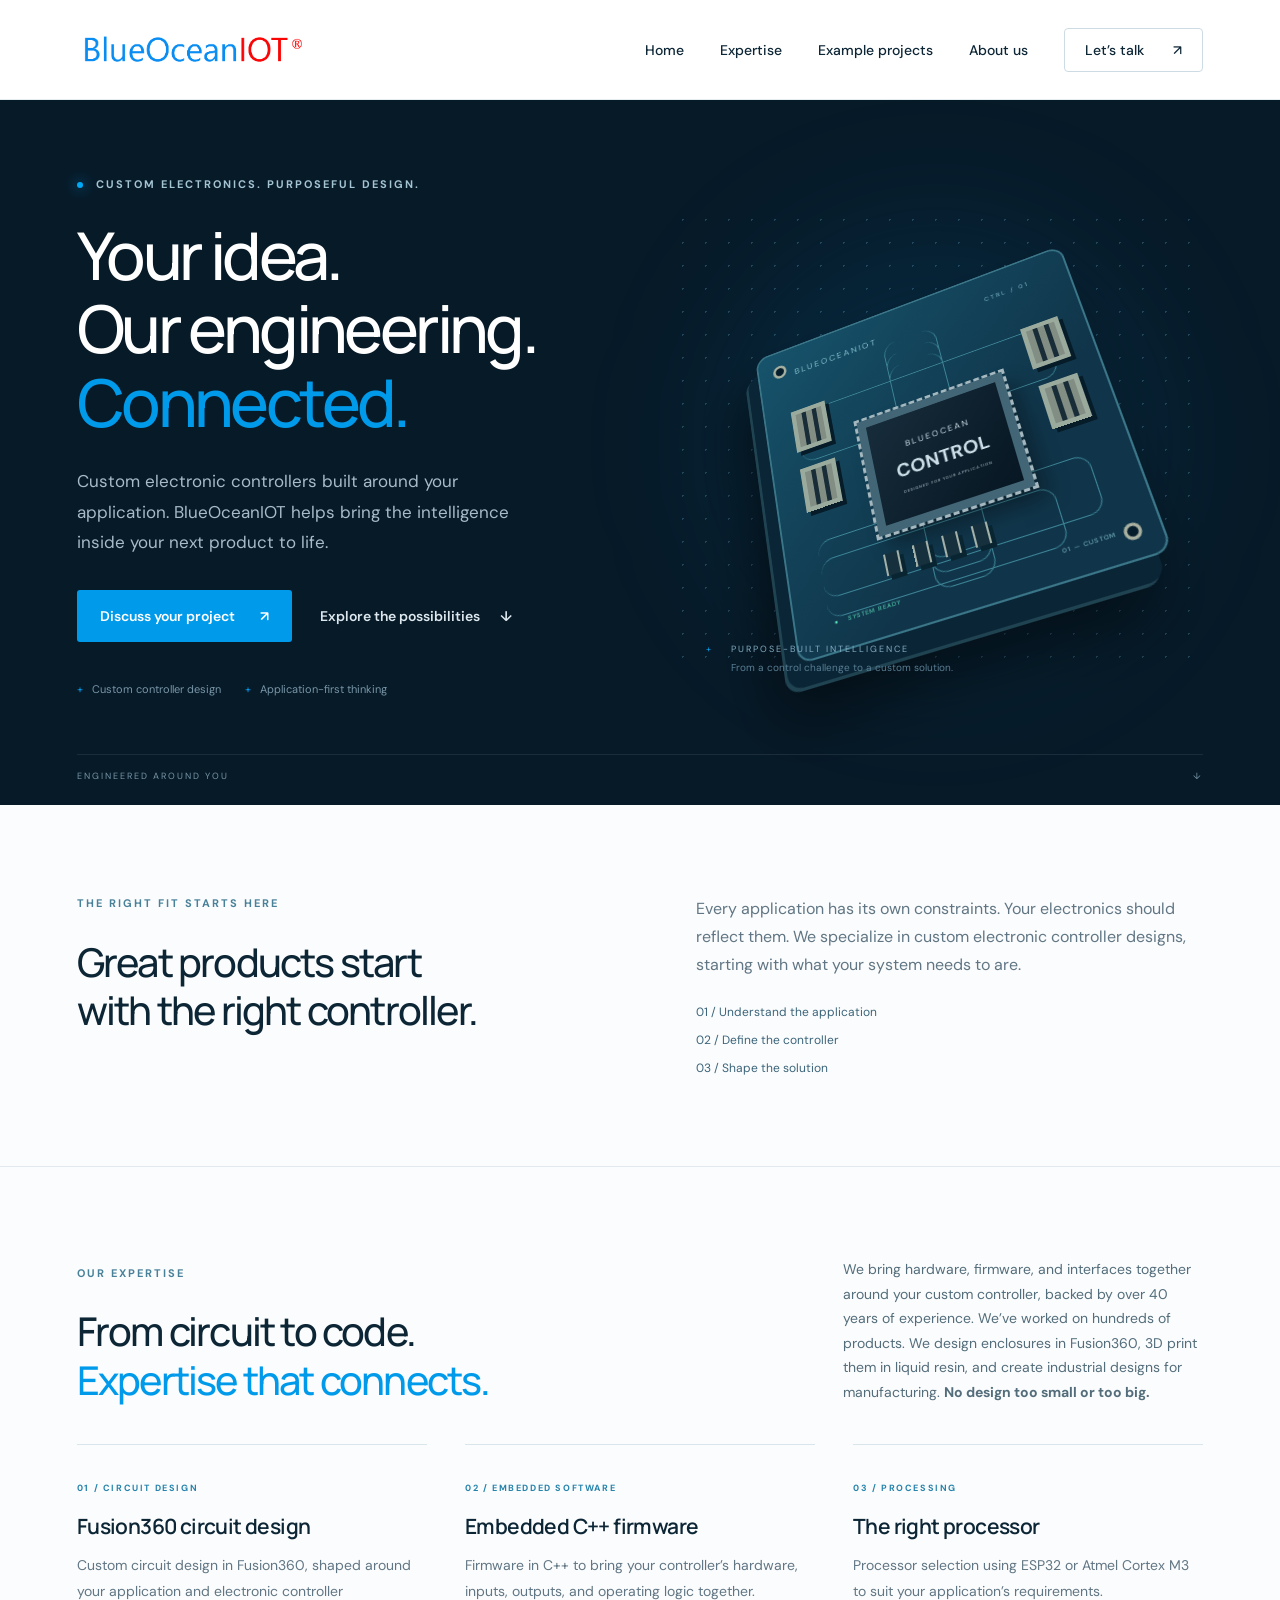
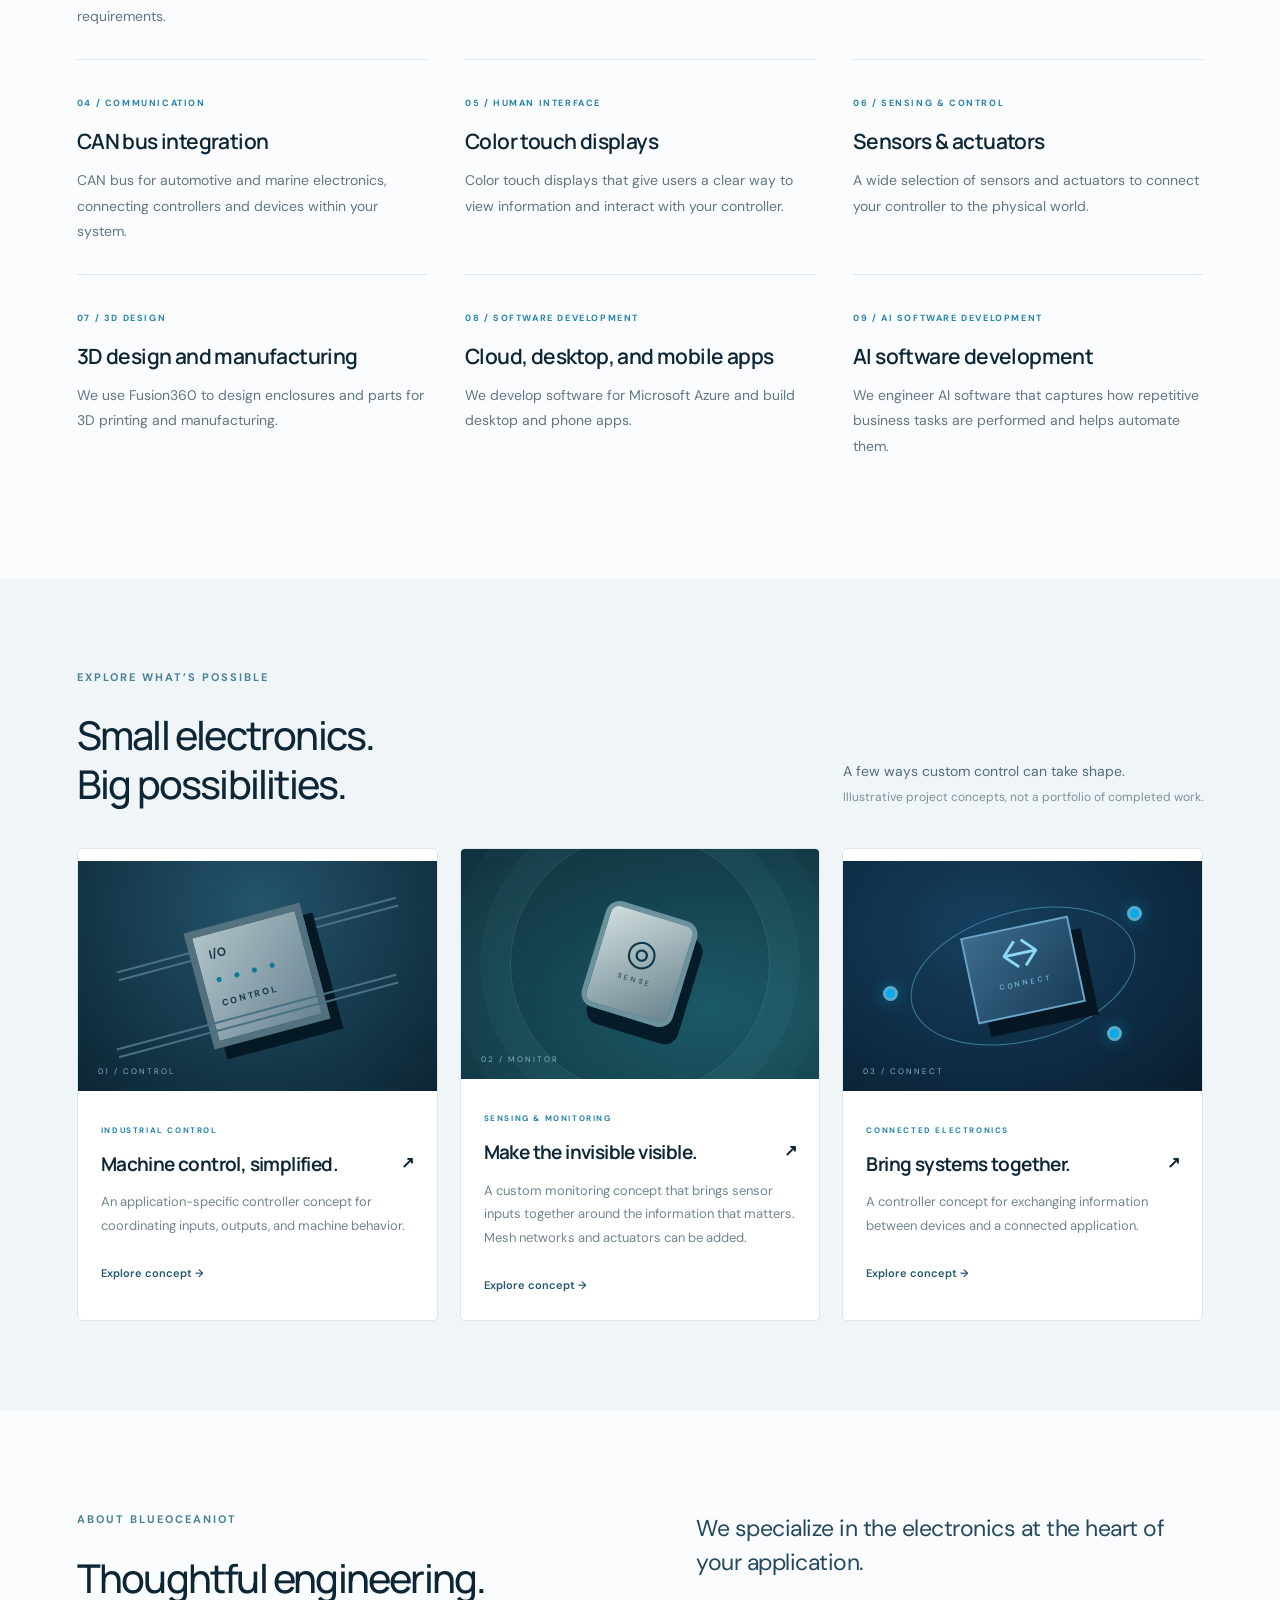
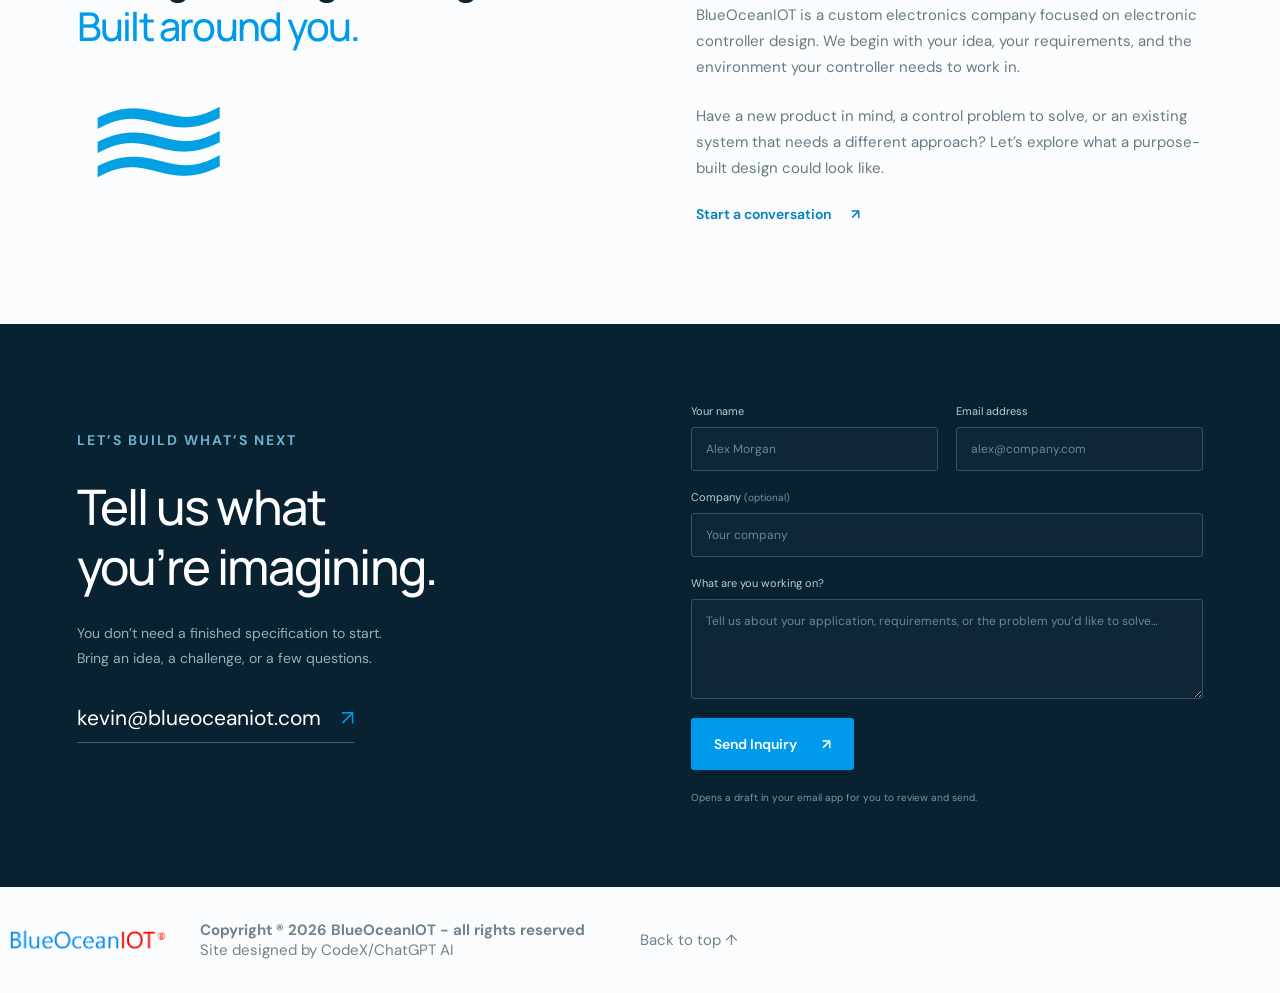
<file: src/index.html>
<!doctype html>
<html lang="en">

<head>
    <meta charset="UTF-8">
    <meta name="viewport" content="width=device-width,initial-scale=1">
    <meta name="description"
        content="BlueOceanIOT specializes in custom electronic controller designs. Let's turn your control challenge into purpose-built electronics.">
    <meta name="theme-color" content="#071a28">
    <meta name="msvalidate.01" content="2A2F5CACF9AC93EA4441BA242D9072E8" />
    <title>BlueOceanIOT | Custom Electronic Controllers</title>
    <link rel="icon" type="image/png" href="assets/favicon.png">
    <link rel="stylesheet" href="styles.css">
    <script src="app.js" defer></script>
</head>

<body>
    <header><a class="brand" href="#home" aria-label="SalmonEagleBank home"><img src="assets/logo.png"
                alt="BlueOceanIOT"></a><button class="menu-toggle" aria-expanded="false" aria-controls="navigation">Menu
            <span>☰</span></button>
        <nav id="navigation" aria-label="Main navigation"><a href="#home">Home</a><a href="#expertise">Expertise</a><a
                href="#projects">Example projects</a><a href="#about">About us</a><a class="nav-contact"
                href="#contact">Let’s talk <span>↗</span></a></nav>
    </header>
    <main>
        <section class="hero" id="home">
            <div class="hero-copy">
                <p class="eyebrow"><span class="status-dot"></span> CUSTOM ELECTRONICS. PURPOSEFUL DESIGN.</p>
                <h1>Your idea.<br>Our engineering.<br><em>Connected.</em></h1>
                <p class="intro">Custom electronic controllers built around your application. BlueOceanIOT helps bring
                    the intelligence inside your next product to life.</p>
                <div class="actions"><a class="button" href="#contact">Discuss your project <span>↗</span></a><a
                        class="text-link" href="#projects">Explore the possibilities <span>↓</span></a></div>
                <div class="hero-notes"><span>Custom controller design</span><span>Application-first thinking</span>
                </div>
            </div>
            <div class="hardware" role="img" aria-label="Illustration of a custom electronic controller circuit board">
                <div class="orb"></div>
                <div class="board">
                    <div class="board-label">BLUEOCEANIOT <span>CTRL / 01</span></div>
                    <div class="traces"><i></i><i></i><i></i><i></i><i></i><i></i></div>
                    <div class="chip"><small>BLUEOCEAN</small><strong>CONTROL</strong><span>DESIGNED FOR YOUR
                            APPLICATION</span></div>
                    <div class="port p1"></div>
                    <div class="port p2"></div>
                    <div class="port p3"></div>
                    <div class="port p4"></div>
                    <div class="components"><b></b><b></b><b></b><b></b></div>
                    <div class="board-footer"><span>● &nbsp; SYSTEM READY</span><span>01 — CUSTOM</span></div>
                </div>
                <div class="diagram-label"><span class="cross">+</span> PURPOSE-BUILT INTELLIGENCE<br><small>From a
                        control challenge to a custom solution.</small></div>
            </div><a class="scroll-note" href="#approach">ENGINEERED AROUND YOU <span>↓</span></a>
        </section>
        <section class="approach section" id="approach">
            <div>
                <p class="eyebrow">THE RIGHT FIT STARTS HERE</p>
                <h2>Great products start<br>with the right controller.</h2>
            </div>
            <div class="approach-copy">
                <p>Every application has its own constraints. Your electronics should reflect them. We specialize in
                    custom electronic controller designs, starting with what your system needs to are.</p>
                <div class="disciplines"><span>01 / Understand the application</span><span>02 / Define the
                        controller</span><span>03 / Shape the solution</span></div>
            </div>
        </section>
        <section class="expertise section" id="expertise" aria-labelledby="expertise-heading">
            <div class="section-heading">
                <div>
                    <p class="eyebrow">OUR EXPERTISE</p>
                    <h2 id="expertise-heading">From circuit to code.<br><em>Expertise that connects.</em></h2>
                </div>
                <p>We bring hardware, firmware, and interfaces together around your custom controller, backed by over 40
                    years of experience. We’ve worked on hundreds of products. We design enclosures in Fusion360, 3D
                    print them in liquid resin, and create industrial designs for manufacturing. <strong>No design too
                        small or too big.</strong></p>
            </div>
            <ol class="expertise-grid">
                <li><span class="expertise-number">01 / CIRCUIT DESIGN</span>
                    <h3>Fusion360 circuit design</h3>
                    <p>Custom circuit design in Fusion360, shaped around your application and electronic controller
                        requirements.</p>
                </li>
                <li><span class="expertise-number">02 / EMBEDDED SOFTWARE</span>
                    <h3>Embedded C++ firmware</h3>
                    <p>Firmware in C++ to bring your controller’s hardware, inputs, outputs, and operating logic
                        together.</p>
                </li>
                <li><span class="expertise-number">03 / PROCESSING</span>
                    <h3>The right processor</h3>
                    <p>Processor selection using ESP32 or Atmel Cortex M3 to suit your application’s requirements.</p>
                </li>
                <li><span class="expertise-number">04 / COMMUNICATION</span>
                    <h3>CAN bus integration</h3>
                    <p>CAN bus for automotive and marine electronics, connecting controllers and devices within your
                        system.</p>
                </li>
                <li><span class="expertise-number">05 / HUMAN INTERFACE</span>
                    <h3>Color touch displays</h3>
                    <p>Color touch displays that give users a clear way to view information and interact with your
                        controller.</p>
                </li>
                <li><span class="expertise-number">06 / SENSING &amp; CONTROL</span>
                    <h3>Sensors &amp; actuators</h3>
                    <p>A wide selection of sensors and actuators to connect your controller to the physical world.</p>
                </li>
                <li><span class="expertise-number">07 / 3D DESIGN</span>
                    <h3>3D design and manufacturing</h3>
                    <p>We use Fusion360 to design enclosures and parts for 3D printing and manufacturing.</p>
                </li>
                <li><span class="expertise-number">08 / SOFTWARE DEVELOPMENT</span>
                    <h3>Cloud, desktop, and mobile apps</h3>
                    <p>We develop software for Microsoft Azure and build desktop and phone apps.</p>
                </li>
                <li><span class="expertise-number">09 / AI SOFTWARE DEVELOPMENT</span>
                    <h3>AI software development</h3>
                    <p>We engineer AI software that captures how repetitive business tasks are performed and helps
                        automate them.</p>
                </li>
            </ol>
        </section>
        <section class="projects section" id="projects">
            <div class="section-heading">
                <div>
                    <p class="eyebrow">EXPLORE WHAT’S POSSIBLE</p>
                    <h2>Small electronics.<br>Big possibilities.</h2>
                </div>
                <p>A few ways custom control can take shape.<br><span class="muted">Illustrative project concepts, not a
                        portfolio of completed work.</span></p>
            </div>
            <div class="project-grid"><button class="project-card" data-project="machine">
                    <div class="project-art machine">
                        <div class="rail"></div>
                        <div class="module">I/O<span>● ● ● ●</span><b>CONTROL</b></div>
                        <div class="rail bottom"></div><span class="art-index">01 / CONTROL</span>
                    </div>
                    <div class="card-body"><small>INDUSTRIAL CONTROL</small>
                        <h3>Machine control, simplified. <span>↗</span></h3>
                        <p>An application-specific controller concept for coordinating inputs, outputs, and machine
                            behavior.</p><span class="project-more">Explore concept →</span>
                    </div>
                </button><button class="project-card" data-project="sensor">
                    <div class="project-art sensor">
                        <div class="rings"></div>
                        <div class="sensor-unit"><span>◎</span><small>SENSE</small></div><span class="art-index">02 /
                            MONITOR</span>
                    </div>
                    <div class="card-body"><small>SENSING & MONITORING</small>
                        <h3>Make the invisible visible. <span>↗</span></h3>
                        <p>A custom monitoring concept that brings sensor inputs together around the information that
                            matters. Mesh networks and actuators can be added.</p><span class="project-more">Explore
                            concept →</span>
                    </div>
                </button><button class="project-card" data-project="connected">
                    <div class="project-art connected">
                        <div class="network-line"></div>
                        <div class="node n1"></div>
                        <div class="node n2"></div>
                        <div class="node n3"></div>
                        <div class="gateway">↔<small>CONNECT</small></div><span class="art-index">03 / CONNECT</span>
                    </div>
                    <div class="card-body"><small>CONNECTED ELECTRONICS</small>
                        <h3>Bring systems together. <span>↗</span></h3>
                        <p>A controller concept for exchanging information between devices and a connected application.
                        </p><span class="project-more">Explore concept →</span>
                    </div>
                </button></div>
        </section>
        <section class="about section" id="about">
            <div class="about-title">
                <p class="eyebrow">ABOUT BLUEOCEANIOT</p>
                <h2>Thoughtful engineering.<br><em>Built around you.</em></h2>
                <div class="wave" aria-hidden="true">≋</div>
            </div>
            <div class="about-copy">
                <p class="large-copy">We specialize in the electronics at the heart of your application.</p>
                <p>BlueOceanIOT is a custom electronics company focused on electronic controller design. We begin with
                    your idea, your requirements, and the environment your controller needs to work in.</p>
                <p>Have a new product in mind, a control problem to solve, or an existing system that needs a different
                    approach? Let’s explore what a purpose-built design could look like.</p><a class="text-link"
                    href="#contact">Start a conversation <span>↗</span></a>
            </div>
        </section>
        <section class="contact section" id="contact">
            <div>
                <p class="eyebrow">LET’S BUILD WHAT’S NEXT</p>
                <h2>Tell us what<br>you’re imagining.</h2>
                <p>You don’t need a finished specification to start.<br>Bring an idea, a challenge, or a few questions.
                </p><a class="email" href="mailto:kevin@blueoceaniot.com">kevin@blueoceaniot.com <span>↗</span></a>
            </div>
            <form id="contact-form">
                <div class="form-row"><label>Your name<input name="name" autocomplete="name" placeholder="Alex Morgan"
                            required maxlength="100"></label><label>Email address<input name="email" type="email"
                            autocomplete="email" placeholder="alex@company.com" required maxlength="254"></label></div>
                <label>Company <span class="muted">(optional)</span><input name="company" autocomplete="organization"
                        placeholder="Your company" maxlength="150"></label><label>What are you working on?<textarea
                        name="message"
                        placeholder="Tell us about your application, requirements, or the problem you’d like to solve…"
                        rows="4" required maxlength="5000"></textarea></label><button class="button" type="submit">Send
                    Inquiry <span>↗</span></button>
                <p class="form-note" id="form-status" aria-live="polite">Opens a draft in your email app for you to
                    review and send.</p>
            </form>
        </section>
    </main>
    <footer><a class="brand" href="#home"><img src="assets/logo.png" alt="BlueOceanIOT"></a><span><strong>Copyright
                &reg; <span id="year">2026</span> BlueOceanIOT - all rights reserved</strong><br>Site designed by
            CodeX/ChatGPT AI</span><a href="#home">Back to top ↑</a></footer>
    <dialog id="project-dialog"><button class="close-dialog" aria-label="Close project details">×</button>
        <p class="eyebrow">ILLUSTRATIVE PROJECT CONCEPT</p>
        <h2 id="dialog-title"></h2>
        <p id="dialog-description"></p>
        <h3>Starting points for a design conversation</h3>
        <ul id="dialog-list"></ul><a class="button" href="#contact" id="dialog-contact">Discuss a similar idea ↗</a>
    </dialog>
</body>

</html>
</file>
<file: src/styles.css>
@import url('https://fonts.googleapis.com/css2?family=DM+Sans:wght@400;450;500;600;700&family=Manrope:wght@400;500;600;650;700;800&display=swap');
:root{--navy:#071a28;--ink:#0d2636;--blue:#009aeb;--light:#eef5f8;--muted:#738793}*{box-sizing:border-box}html{scroll-behavior:smooth;scroll-padding-top:100px}body{margin:0;font-family:'DM Sans',Arial,sans-serif;color:var(--ink);background:#fbfcfd}a{color:inherit;text-decoration:none}button,input,textarea{font:inherit}button,a,input,textarea{-webkit-tap-highlight-color:transparent}a:focus-visible,button:focus-visible{outline:3px solid #16b7ff;outline-offset:5px}header{height:100px;padding:0 6%;display:flex;align-items:center;justify-content:space-between;background:#fff;border-bottom:1px solid #e6edf0;position:relative;z-index:10}.brand img{width:232px;max-width:100%;height:auto;display:block}nav{display:flex;align-items:center;gap:36px;font-size:14px;font-weight:500}nav a:hover{color:#008ad1}.nav-contact{border:1px solid #cddce4;padding:12px 20px;border-radius:4px}.nav-contact span{margin-left:25px}.menu-toggle{display:none}.hero{background:var(--navy);color:#fff;min-height:705px;position:relative;overflow:hidden;display:grid;grid-template-columns:1.07fr 1fr;padding:76px 6% 95px;gap:25px}.eyebrow{font-size:11px;font-weight:700;letter-spacing:2px;line-height:1.6;margin:0 0 25px;color:#498199}.hero .eyebrow{color:#a4c4d4}.status-dot{display:inline-block;width:6px;height:6px;border-radius:50%;background:#00a9f5;margin-right:8px;box-shadow:0 0 14px #00a9f5}h1,h2,h3{font-family:Manrope,Arial,sans-serif}h1{font-size:clamp(48px,5.15vw,76px);font-weight:500;letter-spacing:-3.6px;line-height:1.12;margin:0 0 26px}em{font-style:normal;color:var(--blue)}.intro{color:#a7bbc8;font-size:17px;line-height:1.8;max-width:465px}.actions{display:flex;align-items:center;gap:28px;margin-top:32px}.button{display:inline-flex;align-items:center;justify-content:space-between;gap:25px;background:var(--blue);border:0;border-radius:3px;padding:17px 23px;color:#fff;font-weight:600;font-size:14px;cursor:pointer;transition:background .2s,transform .2s}.button:hover{background:#007fc5;transform:translateY(-2px)}.text-link{font-size:14px;font-weight:600;display:inline-flex;gap:20px;align-items:center}.hero .text-link{color:#dde8ee}.hero-notes{display:flex;gap:24px;margin-top:40px;font-size:11px;color:#7896a8}.hero-notes span:before{content:'+';color:var(--blue);margin-right:9px}.hardware{position:relative;align-self:center;height:470px;display:flex;align-items:center;justify-content:center;background-image:radial-gradient(#234456 1px,transparent 1px);background-size:23px 23px}.orb{width:430px;height:430px;position:absolute;background:#008ed61d;filter:blur(70px);border-radius:50%}.board{position:relative;width:360px;height:350px;background:linear-gradient(140deg,#16536b,#10354a 65%);border:2px solid #3a7588;border-radius:15px;transform:perspective(850px) rotateX(24deg) rotateY(-17deg) rotateZ(-13deg);box-shadow:-13px 22px 0 #092536,-16px 25px 0 #204352,-25px 45px 65px #0009;overflow:hidden}.board:after,.board:before{content:'';position:absolute;width:10px;height:10px;box-shadow:0 0 0 3px #a9b1a1;background:#061e2c;border-radius:50%;top:20px;left:20px}.board:after{top:auto;left:auto;bottom:20px;right:20px}.board-label{font-size:10px;letter-spacing:2px;padding:25px 42px;color:#80bccb}.board-label span{float:right;font-size:7px}.chip{position:absolute;left:100px;top:120px;width:160px;height:130px;border:9px solid #426676;outline:3px dashed #a5b8bf;background:linear-gradient(135deg,#172c3b,#071723);display:flex;flex-direction:column;justify-content:center;align-items:center;box-shadow:10px 15px 20px #0005;color:#ccdfe8}.chip small{font-size:9px;letter-spacing:2px}.chip strong{font-size:20px;margin:8px}.chip span{font-size:4px;letter-spacing:1px}.traces{position:absolute;inset:65px 30px}.traces i{position:absolute;width:280px;height:60px;border:1px solid #3d8597;border-left:0;border-radius:15px;transform:rotate(90deg);left:5px;top:85px}.traces i:nth-child(2){width:250px;left:20px}.traces i:nth-child(3){width:220px;left:35px}.traces i:nth-child(4){transform:none;top:20px}.traces i:nth-child(5){transform:none;top:170px}.traces i:nth-child(6){transform:none;top:190px;width:240px}.port{position:absolute;left:30px;width:40px;height:50px;background:repeating-linear-gradient(90deg,#828d83 0 7px,#182d37 7px 12px);border:5px solid #9aab9e;box-shadow:4px 5px #061c29}.p1{top:80px}.p2{top:150px}.p3{left:auto;right:25px;top:80px}.p4{left:auto;right:25px;top:150px}.components{position:absolute;bottom:55px;left:100px;display:flex;gap:14px}.components b{width:16px;height:22px;background:linear-gradient(90deg,#a3b1a9 15%,#16303e 15% 85%,#a3b1a9 85%);box-shadow:4px 5px #092531}.board-footer{position:absolute;bottom:23px;left:40px;right:40px;font-size:6px;color:#88c5d3;display:flex;justify-content:space-between;letter-spacing:1px}.board-footer span:first-child{color:#5ee4be}.diagram-label{position:absolute;bottom:0;left:35px;font-size:9px;letter-spacing:2px;color:#84acc2;padding-left:25px;line-height:2}.diagram-label small{letter-spacing:0;color:#597e93;font-size:10px}.cross{position:absolute;left:0;color:#03a4f4}.scroll-note{position:absolute;bottom:23px;left:6%;right:6%;display:flex;justify-content:space-between;border-top:1px solid #ffffff16;padding-top:15px;font-size:9px;letter-spacing:2px;color:#7896a8}.section{padding:90px 6%}h2{font-size:clamp(33px,3.1vw,45px);line-height:1.22;font-weight:500;letter-spacing:-1.8px;margin:0}p{line-height:1.75}.approach{display:grid;grid-template-columns:1fr 1fr;gap:10%;border-bottom:1px solid #e1e9ee}.approach-copy>p{margin:0;color:#617684;font-size:16px}.disciplines{display:flex;flex-direction:column;margin-top:25px;gap:12px;font-size:12px;color:#3b647a}.section-heading{display:flex;justify-content:space-between;align-items:end;gap:40px;margin-bottom:40px}.section-heading>p{max-width:360px;color:#536d7b;font-size:14px;margin:0}.muted{color:#7b909c;font-size:12px}.projects{background:#f0f5f7}.project-grid{display:grid;grid-template-columns:repeat(3,1fr);gap:22px}.project-card{text-align:left;padding:0;border:1px solid #dce6ec;background:white;color:inherit;border-radius:5px;overflow:hidden;cursor:pointer;transition:transform .25s,box-shadow .25s}.project-card:hover{transform:translateY(-5px);box-shadow:0 15px 25px #12344b12}.project-art{height:230px;background:#0c293a;position:relative;overflow:hidden;display:flex;align-items:center;justify-content:center}.art-index{position:absolute;left:20px;bottom:15px;letter-spacing:2px;font-size:8px;color:#85afc4}.machine{background:radial-gradient(ellipse at 50% 20%,#24546b,#0c2535)}.rail{position:absolute;left:35px;right:35px;top:73px;height:10px;border-top:2px solid #497184;border-bottom:2px solid #497184;transform:rotate(-15deg)}.rail.bottom{top:150px}.module{width:120px;height:120px;background:linear-gradient(135deg,#b0c2c8,#698593);transform:rotate(-15deg);border:7px solid #53717f;box-shadow:10px 13px 0 #051925;color:#173849;padding:12px;font-size:12px;font-weight:700}.module span{display:block;font-size:12px;color:#0c7995;margin-top:10px;letter-spacing:4px}.module b{font-size:9px;display:block;margin-top:10px;letter-spacing:2px}.sensor{background:radial-gradient(ellipse at 70% 70%,#1b5966,#10303c)}.rings{width:260px;height:260px;border:1px solid #6ec0c333;border-radius:50%;box-shadow:0 0 0 30px #6ec0c30c,0 0 0 60px #6ec0c308}.sensor-unit{position:absolute;width:95px;height:110px;background:linear-gradient(140deg,#d0dddd,#68848e);border:5px solid #6c929d;box-shadow:10px 15px 0 #061b28;border-radius:14px;transform:rotate(17deg);text-align:center;padding:15px;color:#0b3648}.sensor-unit span{font-size:36px}.sensor-unit small{display:block;font-size:7px;letter-spacing:3px}.connected{background:radial-gradient(ellipse at 40% 30%,#16405f,#091e30)}.gateway{position:absolute;top:65px;left:calc(50% - 55px);width:110px;height:88px;background:linear-gradient(140deg,#3d6b8c,#173c58);border:2px solid #69a5c7;box-shadow:10px 15px #061622;transform:rotate(-12deg);font-size:38px;text-align:center;color:#8cd9f6}.gateway small{display:block;font-size:7px;letter-spacing:3px}.network-line{width:230px;height:130px;border:1px solid #3b7d9d;border-radius:50%;transform:rotate(-15deg)}.node{position:absolute;width:15px;height:15px;border:3px solid #5aaccb;background:#0ca8e7;box-shadow:0 0 15px #0ca8e777;border-radius:50%}.n1{left:40px;top:125px}.n2{right:60px;top:45px}.n3{right:80px;bottom:50px}.card-body{padding:26px 23px}.card-body small{font-size:8px;font-weight:700;letter-spacing:1.6px;color:#2583ac}.card-body h3{font-size:19px;letter-spacing:-.6px;font-weight:650;line-height:1.5;margin:12px 0}.card-body h3 span{float:right;font-size:16px}.card-body p{font-size:13px;line-height:1.8;color:#718590;margin:0 0 24px}.project-more{font-size:11px;font-weight:600;color:#24576f}.about{display:grid;grid-template-columns:1fr 1fr;gap:10%;padding-top:100px;padding-bottom:100px}.about-copy{color:#657b88}.about-copy p{font-size:15px;margin:0 0 22px}.about-copy .large-copy{font-size:23px;color:#23495e;line-height:1.5;letter-spacing:-.5px}.about-copy .text-link{color:#007fb8}.wave{font-family:Arial;font-size:130px;line-height:1;color:#03a0e4;margin-top:25px;transform:scaleX(1.5);transform-origin:left;width:100px}.contact{background:#092231;color:#fff;display:grid;grid-template-columns:1fr 1fr;gap:9%;padding-top:80px;padding-bottom:80px}.contact .eyebrow{color:#6aafcf}.contact h2{font-size:49px}.contact p{font-size:14px;color:#94afbf;margin-top:25px}.email{font-size:21px;display:inline-flex;gap:20px;margin-top:20px;border-bottom:1px solid #376478;padding-bottom:10px}.email span{color:var(--blue)}form{display:flex;flex-direction:column;gap:19px}.form-row{display:grid;grid-template-columns:1fr 1fr;gap:18px}label{font-size:11px;display:flex;flex-direction:column;gap:9px;color:#b8ccd8}label .muted{display:contents;font-size:10px}input,textarea{width:100%;background:#ffffff05;border:1px solid #365264;padding:13px 14px;border-radius:3px;color:white;font-size:12px;outline:0}input:focus,textarea:focus{border-color:#06a7ef;box-shadow:0 0 0 2px #009aeb22}input::placeholder,textarea::placeholder{color:#6a8799}textarea{resize:vertical;min-height:100px}form .button{align-self:start}form .form-note{font-size:10px;margin:0;color:#7896a8}footer{padding:33px 6%;display:flex;align-items:center;gap:30px;color:#71838e;font-size:10px}footer .brand img{width:165px}footer p{flex:1}footer>a:last-child{margin-left:25px}dialog{border:0;border-radius:8px;padding:45px;max-width:580px;width:90%;color:var(--ink);box-shadow:0 20px 100px #0006}dialog::backdrop{background:#031623bb;backdrop-filter:blur(5px)}dialog h2{font-size:34px}dialog h3{font-size:14px;margin-top:25px}dialog p,dialog li{color:#617684;font-size:14px;line-height:1.8}dialog ul{padding-left:20px;margin-bottom:30px}.close-dialog{position:absolute;top:12px;right:16px;background:none;border:0;font-size:30px;cursor:pointer;color:#567485}
@media(min-width:1600px){header,.section,footer{padding-left:calc((100vw - 1400px)/2);padding-right:calc((100vw - 1400px)/2)}.hero{padding-left:calc((100vw - 1400px)/2);padding-right:calc((100vw - 1400px)/2)}}@media(max-width:1000px){header{padding:0 5%;height:85px}.brand img{width:200px}nav{gap:20px;font-size:12px}.hero{padding:60px 5% 80px;min-height:650px}h1{font-size:58px}.hardware{transform:scale(.85);transform-origin:center}.actions{gap:18px;flex-wrap:wrap}.hero-notes{gap:10px;font-size:9px}.card-body{padding:22px 18px}.card-body h3{font-size:17px}.project-art{height:200px}.section{padding:70px 5%}.project-grid{gap:14px}.email{font-size:17px}.contact h2{font-size:42px}footer{flex-wrap:wrap;gap:15px}footer p{flex-basis:50%}}@media(max-width:720px){html{scroll-padding-top:20px}header{height:80px}.menu-toggle{display:flex;gap:15px;padding:10px;background:none;border:1px solid #d8e3ea;border-radius:3px;font-size:12px}nav{display:none;position:absolute;top:80px;left:0;right:0;background:#fff;padding:25px 6%;box-shadow:0 12px 16px #0001}nav.open{display:flex;align-items:stretch;flex-direction:column}.hero{grid-template-columns:1fr;padding:48px 6% 70px;gap:15px}.hero .eyebrow{font-size:9px;letter-spacing:1.4px}h1{font-size:57px;letter-spacing:-2.8px}.intro{font-size:15px}.hero-notes{font-size:10px;gap:20px;margin-top:28px}.hardware{height:370px;transform:scale(.88);margin:-10px -20px -5px}.diagram-label{left:20px;bottom:-2px}.section{padding:60px 6%}.approach,.about,.contact{grid-template-columns:1fr;gap:32px}.section-heading{display:block}.section-heading>p{margin-top:25px}.project-grid{grid-template-columns:1fr}.project-art{height:250px}.card-body{padding:25px}.card-body h3{font-size:22px}.card-body p{font-size:14px}.project-more{font-size:12px}.project-grid{gap:25px}.wave{display:none}.contact h2{font-size:43px}.email{font-size:20px;margin-top:10px}.form-row{grid-template-columns:1fr}.contact{gap:40px}footer{padding:30px 6%;display:grid;grid-template-columns:1fr auto}footer .brand{grid-column:1/-1}footer p{grid-column:1/-1;margin:0}footer>a:last-child{margin:0}dialog{padding:35px 25px}dialog h2{font-size:29px}}@media(prefers-reduced-motion:reduce){html{scroll-behavior:auto}*{transition:none!important}}

.expertise{background:#fbfcfd}.expertise-grid{list-style:none;padding:0;margin:0;display:grid;grid-template-columns:repeat(3,minmax(0,1fr));gap:0 38px}.expertise-grid li{padding:30px 0;border-top:1px solid #d8e5eb}.expertise-number{font-size:9px;font-weight:700;letter-spacing:1.6px;color:#2583ac}.expertise-grid h3{font-size:21px;line-height:1.4;letter-spacing:-.6px;font-weight:600;margin:16px 0 12px}.expertise-grid p{font-size:14px;color:#617684;margin:0;line-height:1.8}@media(max-width:1000px) and (min-width:721px){nav{gap:15px}.expertise-grid{grid-template-columns:repeat(2,minmax(0,1fr));gap:0 28px}}@media(max-width:720px){.expertise-grid{grid-template-columns:1fr;gap:0}.expertise-grid li{padding:25px 0}.expertise-grid h3{font-size:22px}}

footer{font-size:15px}


footer{padding-left:5px}footer .brand{justify-self:start;margin:0}


#contact-form .button:disabled { background: #687680; color: #fff; cursor: not-allowed; }
</file>
